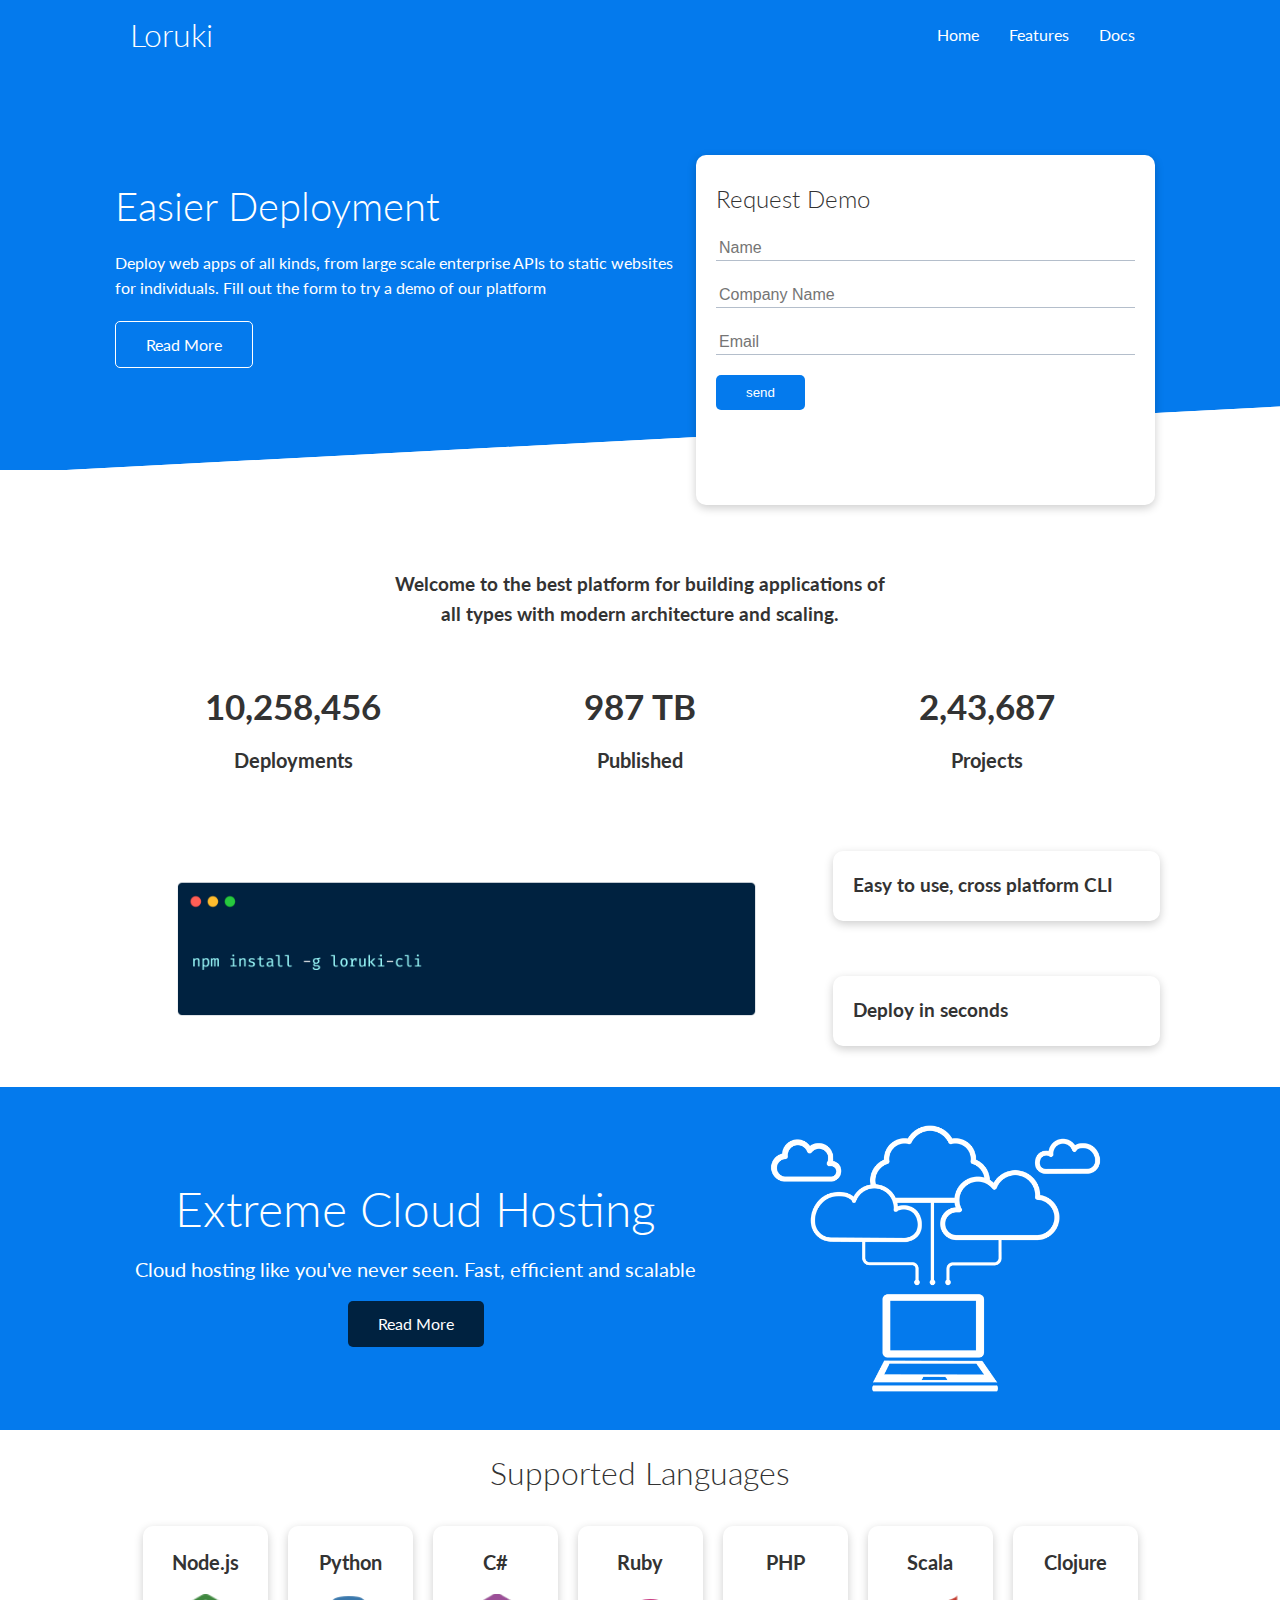
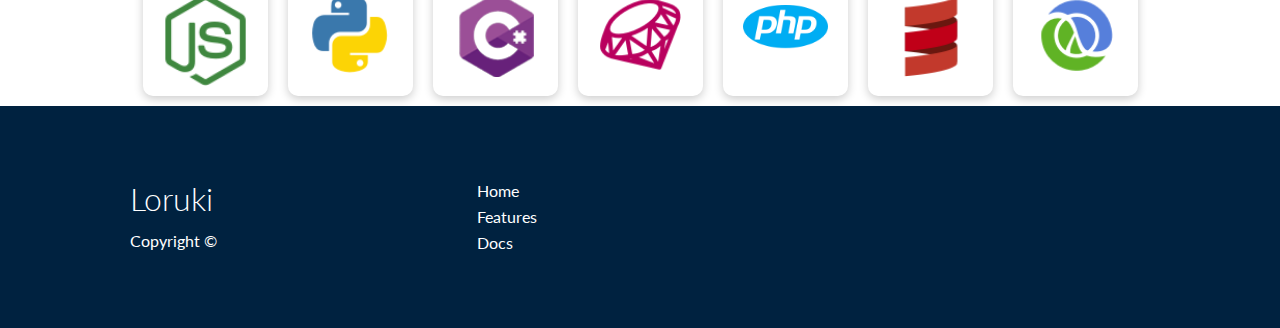
<file: index.html>
<!DOCTYPE html>
<html lang="en">
<head>
	<meta charset="utf-8">
	<meta name="viewport" content="width=device-width, initial-scale=1.0">
	<link rel="stylesheet" href="https://cdnjs.cloudflare.com/ajax/libs/font-awesome/5.15.1/css/all.min.css" integrity="sha512-+4zCK9k+qNFUR5X+cKL9EIR+ZOhtIloNl9GIKS57V1MyNsYpYcUrUeQc9vNfzsWfV28IaLL3i96P9sdNyeRssA==" crossorigin="anonymous" />
	<link rel="stylesheet" type="text/css" href="css/style.css">
	<link rel="stylesheet" type="text/css" href="css/utilities.css">
	<title>Loruki | Cloud Hosting For Everyone</title>
</head>
<body>
	<!-- Navbar -->
	<div class="navbar">
		<div class="container flex">
			<h1 class="logo">Loruki</h1>
			<nav>
				<ul>
					<li><a href="index.html">Home</a></li>
					<li><a href="features.html">Features</a></li>
					<li><a href="docs.html">Docs</a></li>
				</ul>
			</nav>
		</div>
	</div>

	<!-- showcase -->
	<section class="showcase">
		<div class="container grid">
			<div class="showcase-text">
				<h1>Easier Deployment</h1>
				<p>Deploy web apps of all kinds, from large scale enterprise APIs to static websites for individuals. Fill out the form to try a demo of our platform</p>
				<a href="features.html" class="btn btn-outline">Read More</a>
			</div>
			<div class="showcase-form card">
				<h2>Request Demo</h2>
				<form name="contact" method="POST" data-netlify="true">
					<input type="hidden" name="form-name" value="contact">
					<div class="form-control">
						<input type="text" name="name" placeholder="Name" required>
					</div>
					<div class="form-control">
						<input type="text" name="company" placeholder="Company Name" required>
					</div>
					<div class="form-control">
						<input type="email" name="email" placeholder="Email" required>
					</div>
					<input type="submit" value="send" name="" class="btn btn-primary">
				</form>
				
			</div>
		</div>
	</section>

	<!-- stats -->
	<section class="stats">
		<div class="container">
			<h3 class="stats-heading text-center my-1">
				Welcome to the best platform for building applications of all types with modern architecture and scaling.
			</h3>
			<div class="grid grid-3 text-center my-4">
				<div>
					<i class="fas fa-server fa-3x"></i>
					<h3>10,258,456</h3>
					<p class="text-secondary">
						Deployments
					</p>
				</div>
				<div>
					<i class="fas fa-upload fa-3x"></i>
					<h3>987 TB</h3>
					<p class="text-secondary">
						Published
					</p>
				</div>
				<div>
					<i class="fas fa-project-diagram fa-3x"></i>
					<h3>2,43,687</h3>
					<p class="text-secondary">
						Projects
					</p>
				</div>	
			</div>
		</div>
	</section>

	<!-- Cli section -->
	<section class="cli">
		<div class="container grid">
			<img src="images/cli.png" alt="">
			<div class="card">
				<h3>Easy to use, cross platform CLI</h3>
			</div>
			<div class="card">
				<h3>Deploy in seconds</h3>
			</div>
		</div>		
	</section>
	<!-- Cloud -->
	<section class="cloud bg-primary my-2 py-2">
		<div class="container grid">
			<div class="text-center">
				<h2 class="lg">Extreme Cloud Hosting</h2>
				<p class="lead my-1">Cloud hosting like you've never seen. Fast, efficient and scalable</p>
				<a href="features.html" class="btn btn-dark">Read More</a>
			</div>
			<img src="images/cloud.png" alt="">
		</div>
	</section>

	<!-- Languages -->
	<section class="languages">
		<h2 class="md text-center my-2">
			Supported Languages
		</h2>
		<div class="container flex">
			<div class="card">
				<h4>Node.js</h4>
				<img src="images/logos/node.png">
			</div>
			<div class="card">
				<h4>Python</h4>
				<img src="images/logos/python.png">
			</div>
			<div class="card">
				<h4>C#</h4>
				<img src="images/logos/csharp.png">
			</div>
			<div class="card">
				<h4>Ruby</h4>
				<img src="images/logos/ruby.png">
			</div>
			<div class="card">
				<h4>PHP</h4>
				<img src="images/logos/php.png">
			</div>
			<div class="card">
				<h4>Scala</h4>
				<img src="images/logos/scala.png">
			</div>
			<div class="card">
				<h4>Clojure</h4>
				<img src="images/logos/clojure.png">
			</div>
		</div>
	</section>

	<!-- Footer -->
	<footer class="footer bg-dark py-5">
		<div class="container grid grid-3">
			<div>
				<h1>
					Loruki
				</h1>
				<p>Copyright &copy;</p>
			</div>
			<nav>
				<ul>
					<li><a href="index.html">Home</a></li>
					<li><a href="features.html">Features</a></li>
					<li><a href="docs.html">Docs</a></li>
				</ul>
			</nav>
			<div class="social">
				<a href="#"><i class="fab fa-github fa-2x"></i></a>
				<a href="#"><i class="fab fa-twitter fa-2x"></i></a>
				<a href="#"><i class="fab fa-facebook fa-2x"></i></a>
				<a href="#"><i class="fab fa-instagram fa-2x"></i></a>
			</div>
		</div>
	</footer>
</body>
</html>
</file>
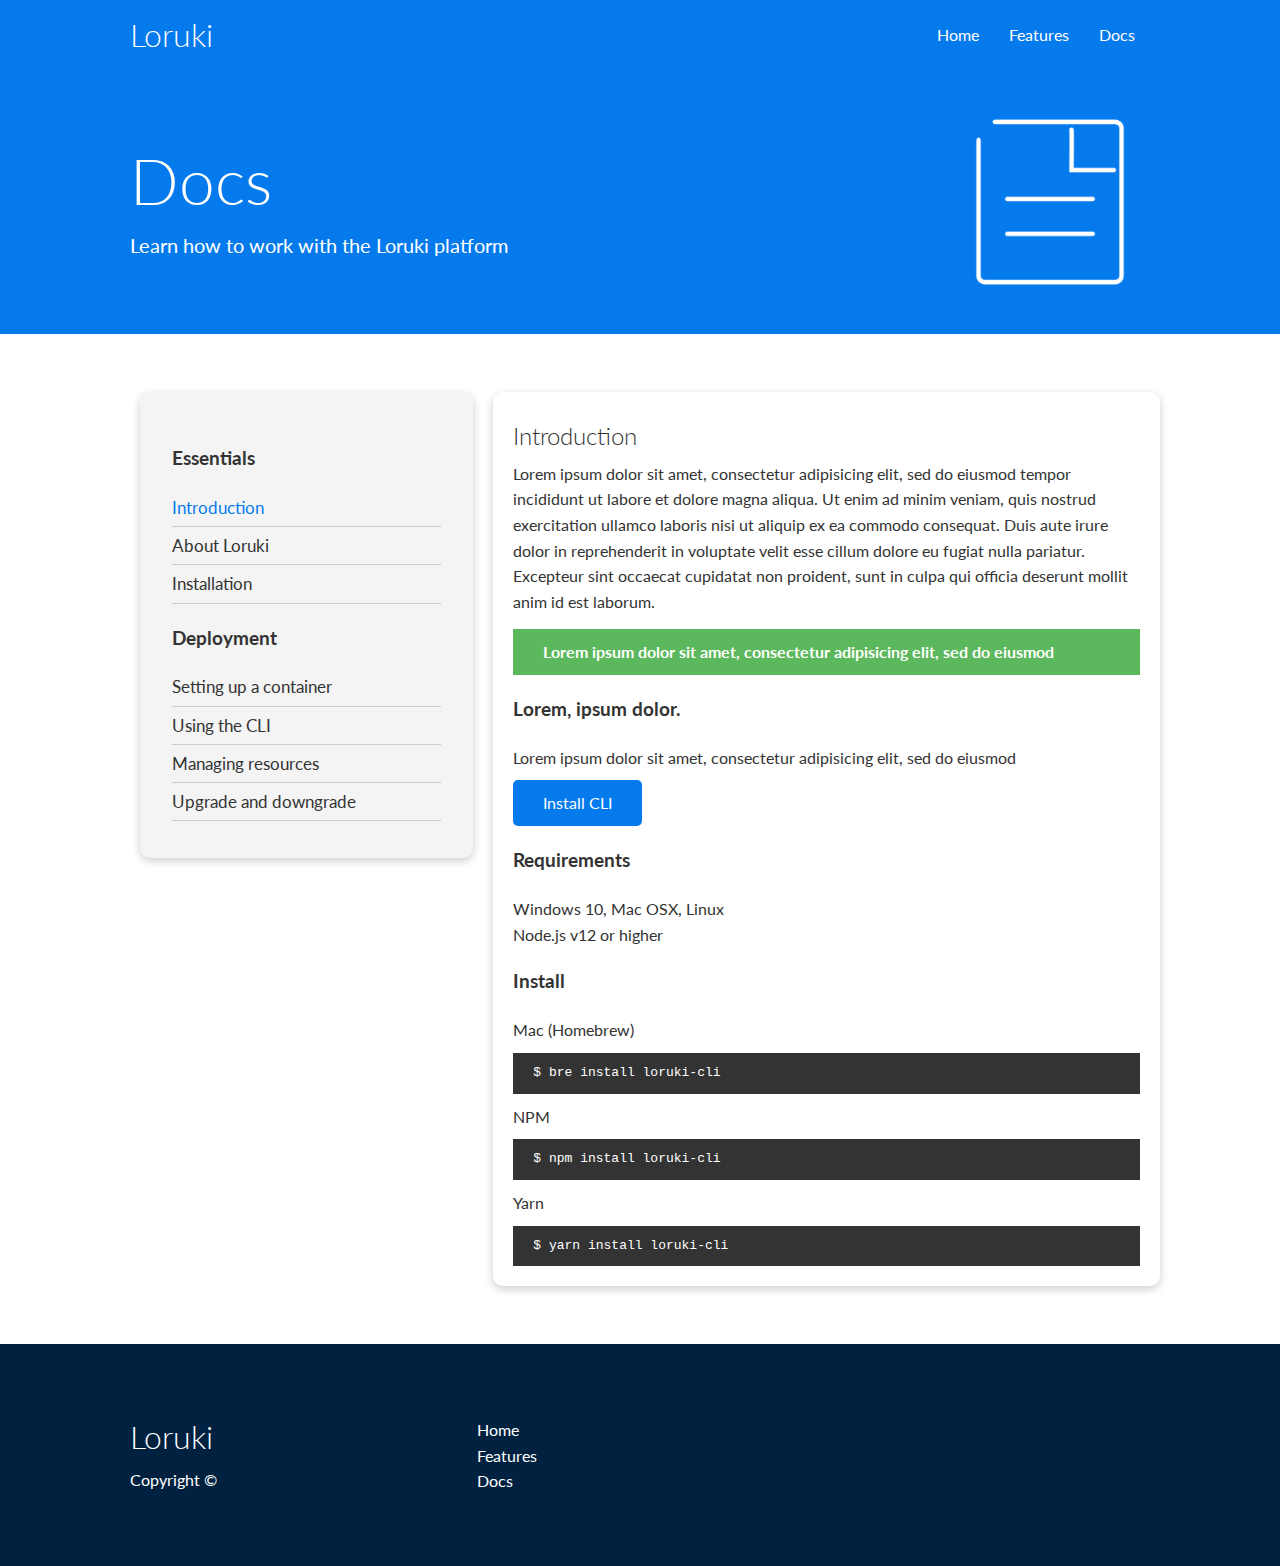
<file: docs.html>
<!DOCTYPE html>
<html lang="en">
<head>
	<meta charset="utf-8">
	<meta name="viewport" content="width=device-width, initial-scale=1.0">
	<link rel="stylesheet" href="https://cdnjs.cloudflare.com/ajax/libs/font-awesome/5.15.1/css/all.min.css" integrity="sha512-+4zCK9k+qNFUR5X+cKL9EIR+ZOhtIloNl9GIKS57V1MyNsYpYcUrUeQc9vNfzsWfV28IaLL3i96P9sdNyeRssA==" crossorigin="anonymous" />
	<link rel="stylesheet" type="text/css" href="css/style.css">
	<link rel="stylesheet" type="text/css" href="css/utilities.css">
	<title>Loruki | Cloud Hosting For Everyone</title>
</head>
<body>
	<!-- Navbar -->
	<div class="navbar">
		<div class="container flex">
			<h1 class="logo">Loruki</h1>
			<nav>
				<ul>
					<li><a href="index.html">Home</a></li>
					<li><a href="features.html">Features</a></li>
					<li><a href="docs.html">Docs</a></li>
				</ul>
			</nav>
		</div>
	</div>

	<!-- Head -->
	<section class="docs-head bg-primary py-3">
		<div class="container grid">
			<div>
				<h1 class="xl">
					Docs
				</h1>
				<p class="lead">
					Learn how to work with the Loruki platform
				</p>
			</div>
			<img src="images/docs.png">
		</div>
	</section>

	<!-- DOcs main -->
	<section class="docs-main my-4">
		<div class="container grid">
			<div class="card bg-light p-3">
				<h3 class="my-2">Essentials</h3>	
				<nav>
					<ul>
						<li><a class="text-primary" href="#">Introduction</a></li>
						<li><a href="#">About Loruki</a></li>
						<li><a href="#">Installation</a></li>
					</ul>
				</nav>	
				<h3 class="my-2">Deployment</h3>	
				<nav>
					<ul>
						<li><a href="#">Setting up a container</a></li>
						<li><a href="#">Using the CLI</a></li>
						<li><a href="#">Managing resources</a></li>
						<li><a href="#">Upgrade and downgrade</a></li>
					</ul>
				</nav>						
			</div>

			<div class="card">
				<h2>Introduction</h2>
				<p>Lorem ipsum dolor sit amet, consectetur adipisicing elit, sed do eiusmod
				tempor incididunt ut labore et dolore magna aliqua. Ut enim ad minim veniam,
				quis nostrud exercitation ullamco laboris nisi ut aliquip ex ea commodo
				consequat. Duis aute irure dolor in reprehenderit in voluptate velit esse
				cillum dolore eu fugiat nulla pariatur. Excepteur sint occaecat cupidatat non
				proident, sunt in culpa qui officia deserunt mollit anim id est laborum.</p>
				<div class="alert alert-success">
					<i class="fas fa-info"></i>Lorem ipsum dolor sit amet, consectetur adipisicing elit, sed do eiusmod
				</div>
				<h3>Lorem, ipsum dolor.</h3>
				<p>Lorem ipsum dolor sit amet, consectetur adipisicing elit, sed do eiusmod</p>
				<a href="#" class="btn btn-primary">Install CLI</a>
				<h3>Requirements</h3>
				<ul>
					<li>Windows 10, Mac OSX, Linux</li>
					<li>Node.js v12 or higher</li>
				</ul>
				<h3>Install</h3>
				<p>Mac (Homebrew)</p>
				<pre><code>$ bre install loruki-cli</code></pre>
				<p>NPM</p>
				<pre><code>$ npm install loruki-cli</code></pre>
				<p>Yarn</p>
				<pre><code>$ yarn install loruki-cli</code></pre>
			</div>
		</div>
		
	</section>

	<!-- Footer -->
	<footer class="footer bg-dark py-5">
		<div class="container grid grid-3">
			<div>
				<h1>
					Loruki
				</h1>
				<p>Copyright &copy;</p>
			</div>
			<nav>
				<ul>
					<li><a href="index.html">Home</a></li>
					<li><a href="features.html">Features</a></li>
					<li><a href="docs.html">Docs</a></li>
				</ul>
			</nav>
			<div class="social">
				<a href="#"><i class="fab fa-github fa-2x"></i></a>
				<a href="#"><i class="fab fa-twitter fa-2x"></i></a>
				<a href="#"><i class="fab fa-facebook fa-2x"></i></a>
				<a href="#"><i class="fab fa-instagram fa-2x"></i></a>
			</div>

			
		</div>
	</footer>
</body>
</html>
</file>
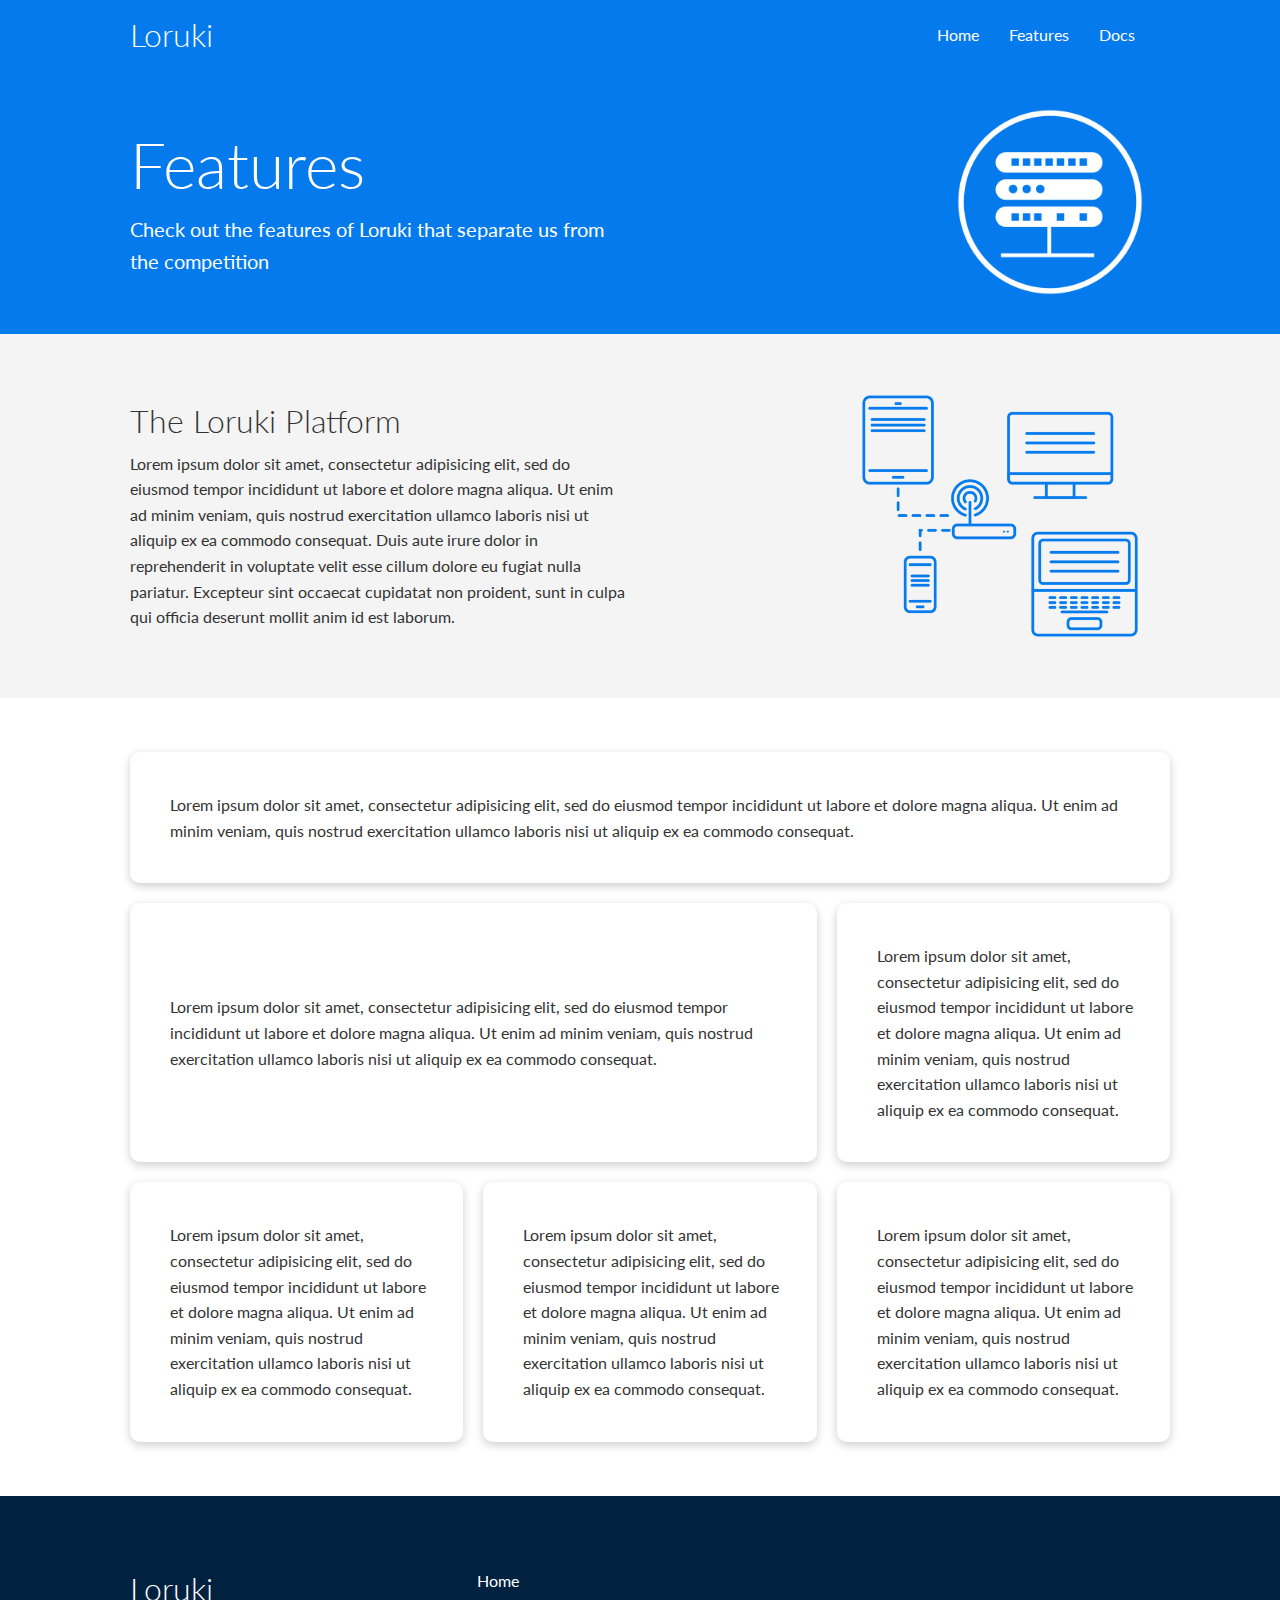
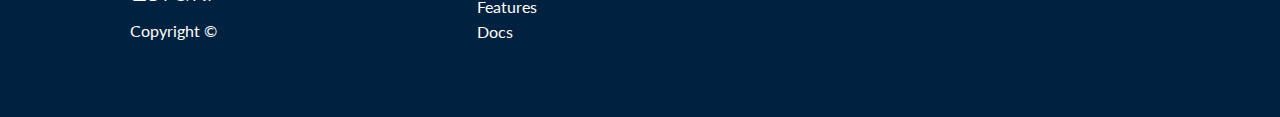
<file: features.html>
<!DOCTYPE html>
<html lang="en">
<head>
	<meta charset="utf-8">
	<meta name="viewport" content="width=device-width, initial-scale=1.0">
	<link rel="stylesheet" href="https://cdnjs.cloudflare.com/ajax/libs/font-awesome/5.15.1/css/all.min.css" integrity="sha512-+4zCK9k+qNFUR5X+cKL9EIR+ZOhtIloNl9GIKS57V1MyNsYpYcUrUeQc9vNfzsWfV28IaLL3i96P9sdNyeRssA==" crossorigin="anonymous" />
	<link rel="stylesheet" type="text/css" href="css/style.css">
	<link rel="stylesheet" type="text/css" href="css/utilities.css">
	<title>Loruki | Cloud Hosting For Everyone</title>
</head>
<body>
	<!-- Navbar -->
	<div class="navbar">
		<div class="container flex">
			<h1 class="logo">Loruki</h1>
			<nav>
				<ul>
					<li><a href="index.html">Home</a></li>
					<li><a href="features.html">Features</a></li>
					<li><a href="docs.html">Docs</a></li>
				</ul>
			</nav>
		</div>
	</div>

	<!-- Head -->
	<section class="features-head bg-primary py-3">
		<div class="container grid">
			<div>
				<h1 class="xl">
					Features
				</h1>
				<p class="lead">
					Check out the features of Loruki that separate us from the competition
				</p>
			</div>
			<img src="images/server.png">
		</div>
	</section>

	<!-- SUb head -->
	<section class="features-sub-head bg-light py-3">
		<div class="container grid">
			<div>
				<h1 class="md">
					The Loruki Platform
				</h1>
				<p>
					Lorem ipsum dolor sit amet, consectetur adipisicing elit, sed do eiusmod
					tempor incididunt ut labore et dolore magna aliqua. Ut enim ad minim veniam,
					quis nostrud exercitation ullamco laboris nisi ut aliquip ex ea commodo
					consequat. Duis aute irure dolor in reprehenderit in voluptate velit esse
					cillum dolore eu fugiat nulla pariatur. Excepteur sint occaecat cupidatat non
					proident, sunt in culpa qui officia deserunt mollit anim id est laborum.					

				</p>
			</div>
			<img src="images/server2.png">
		</div>
	</section>

	<!-- Features main -->
	<section class="features-main my-2">
		<div class="container grid grid-3">
			<div class="card flex">
				<i class="fas fa-server fa-3x">
				</i>
				<p>
					Lorem ipsum dolor sit amet, consectetur adipisicing elit, sed do eiusmod
					tempor incididunt ut labore et dolore magna aliqua. Ut enim ad minim veniam,
					quis nostrud exercitation ullamco laboris nisi ut aliquip ex ea commodo
					consequat.
				</p>
			</div>

			<div class="card flex">
				<i class="fas fa-network-wired fa-3x">
				</i>
				<p>
					Lorem ipsum dolor sit amet, consectetur adipisicing elit, sed do eiusmod
					tempor incididunt ut labore et dolore magna aliqua. Ut enim ad minim veniam,
					quis nostrud exercitation ullamco laboris nisi ut aliquip ex ea commodo
					consequat.
				</p>
			</div>


			<div class="card flex">
				<i class="fas fa-laptop-code fa-3x">
				</i>
				<p>
					Lorem ipsum dolor sit amet, consectetur adipisicing elit, sed do eiusmod
					tempor incididunt ut labore et dolore magna aliqua. Ut enim ad minim veniam,
					quis nostrud exercitation ullamco laboris nisi ut aliquip ex ea commodo
					consequat.
				</p>
			</div>

			<div class="card flex">
				<i class="fas fa-database fa-3x">
				</i>
				<p>
					Lorem ipsum dolor sit amet, consectetur adipisicing elit, sed do eiusmod
					tempor incididunt ut labore et dolore magna aliqua. Ut enim ad minim veniam,
					quis nostrud exercitation ullamco laboris nisi ut aliquip ex ea commodo
					consequat.
				</p>
			</div>

			<div class="card flex">
				<i class="fas fa-power-off fa-3x">
				</i>
				<p>
					Lorem ipsum dolor sit amet, consectetur adipisicing elit, sed do eiusmod
					tempor incididunt ut labore et dolore magna aliqua. Ut enim ad minim veniam,
					quis nostrud exercitation ullamco laboris nisi ut aliquip ex ea commodo
					consequat.
				</p>
			</div>

			<div class="card flex">
				<i class="fas fa-upload fa-3x">
				</i>
				<p>
					Lorem ipsum dolor sit amet, consectetur adipisicing elit, sed do eiusmod
					tempor incididunt ut labore et dolore magna aliqua. Ut enim ad minim veniam,
					quis nostrud exercitation ullamco laboris nisi ut aliquip ex ea commodo
					consequat.
				</p>
			</div>
			
		</div>
		
	</section>

	<!-- Footer -->
	<footer class="footer bg-dark py-5">
		<div class="container grid grid-3">
			<div>
				<h1>
					Loruki
				</h1>
				<p>Copyright &copy;</p>
			</div>
			<nav>
				<ul>
					<li><a href="index.html">Home</a></li>
					<li><a href="features.html">Features</a></li>
					<li><a href="docs.html">Docs</a></li>
				</ul>
			</nav>
			<div class="social">
				<a href="#"><i class="fab fa-github fa-2x"></i></a>
				<a href="#"><i class="fab fa-twitter fa-2x"></i></a>
				<a href="#"><i class="fab fa-facebook fa-2x"></i></a>
				<a href="#"><i class="fab fa-instagram fa-2x"></i></a>
			</div>
		</div>
	</footer>
</body>
</html>
</file>
<file: css/style.css>
@import url('https://fonts.googleapis.com/css2?family=Lato:wght@300&display=swap');

:root{
	--primary-color : #047aed;
	--color-white: #fff;
	--secondary-color: #1c3fa8;
	--dark-color: #002240;
	--light-color: #f4f4f4;
	--success-color: #5cb85c;
	--error-color: #d9534f;
}



/* resetting */
* {
	box-sizing: border-box;
	padding: 0;
	margin: 0;
}
/* base styles */
body {
	font-family: 'Lato', sans-serif;
	color: #333;
	line-height: 1.6;
}

ul {
	list-style-type: none;
}

a {
	text-decoration: none;
	color: #333;
}

h1, h2 {
	font-weight: 300;
	line-height: 1.2;
	margin: 10px 0;
}

p {
	margin: 10px 0;
}

img {
	width: 100%;
}

code, pre {
	background: #333;
	color: #fff;
	padding: 10px;
}
.hidden {
	visibility: hidden;
	height: 0;
}
/* Navbar styline */ 
.navbar {
	background-color: var(--primary-color);
	color: white;
	height: 70px;
}

.navbar ul {
	display: flex;

}
.navbar a {
	color: #fff;
	padding: 10px;
	margin: 0 5px;
}
.navbar a:hover {
	border-bottom: 2px solid #fff;
}
.navbar .flex {
	justify-content: space-between;
}
/* showcase */
.showcase {
	height: 400px;
	background-color: var(--primary-color);
	color: var(--color-white);
	position: relative;
}
.showcase h1 {
	font-size: 40px;
}

.showcase p {
	margin: 20px 0;
}

.showcase .grid {
	grid-template-columns: 55% 45%;
	gap: 30px;
	overflow: visible;
}
.showcase-form {
	position: relative;
	top: 60px;
	justify-self: flex-end;
	height: 350px;
	width: 400px;
	z-index: 100;
	padding: 40px;
	animation: slideInFromRight 1s ease-in;
}
.showcase-text {
	animation: slideInFromLeft 1s ease-in;
}
.showcase-form .form-control {
	margin: 20px 0;
}
.showcase-form input[type="text"],
.showcase-form input[type="email"] {
  border: 0;
  border-bottom: 1px solid #b4becb;
  width: 100%;
  padding: 3px;
  font-size: 16px;
}
.showcase .card:hover {
	transform: scale(1.01);
	
}

.showcase-form input:focus {
	outline: none;

}
.showcase::before, 
.showcase::after {
	content: "";
	position: absolute;
	height: 100px;
	bottom: -70px;
	right: 0;
	left: 0;
	background-color: #fff;
	transform: skewY(-3deg);
	/* prefix version for diff browser */
	-webkit-transform: skewY(-3deg);
	-moz-transform: skewY(-3deg);
	-ms-transform: skewY(-3deg);

}

/* stats */
.stats 
{
	padding-top: 100px;
	animation: slideInFromBottom 1s ease-in;
}

.container .stats-heading {
	max-width: 500px;
	margin: auto;
}
.stats .grid h3 {
	font-size: 35px;
}
.stats .grid p {
	font-size: 20px;
	font-weight: bold;
}

/* CLI */
.cli .grid {
	grid-template-columns: repeat(3, 1fr);
	grid-template-rows: repeat(2, 1fr);
}
/* take a first child */
.cli .grid > *:first-child {
	grid-column: 1 / span 2;
	grid-row: 1 / span 2;
}

/* cloud */

.cloud .grid {
	grid-template-columns: 4fr 3fr;
}

/* Languages */
.languages .flex {
	flex-wrap: wrap;
}

.languages .card {
	text-align: center;
	height: 170px;
	width: 125px;
}
.languages .card h4 {
	font-size: 20px;
	margin-bottom: 1rem;
}
.languages .card:hover {
	transform: translateY(-10px);

}
/* Features */
.features-head img {
	width: 200px;
	justify-self: flex-end;
}
.features-sub-head img {
	width: 300px;
	justify-self: flex-end;
}

.features-main .card > i {
	margin-right: 20px;
}

.features-main .grid {
	padding: 30px;
}
.features-main .grid > *:first-child {
	grid-column: 1 / span 3;
}
.features-main .grid > *:nth-child(2) {
	grid-column: 1 / span 2;
}
/* Docs */
.docs-main h3 {
	margin: 20px 0;
}
.docs-main .grid {
	grid-template-columns: 1fr 2fr;
	align-items: flex-start;
}
.docs-main nav li {
	font-size: 17px;
	padding-bottom: 5px;
	margin-bottom: 5px;
	border-bottom: 1px solid #ccc;
}

.docs-main a:hover {
	font-weight: bold;
}

.docs-head img {
	width: 200px;
	justify-self: flex-end;
}

/* Footer */
.social a {
	margin: 0 10px;
}
/*  Animations  */
@keyframes slideInFromLeft {
	0% {
		transform: translateX(-100%);
	}
	100% {
		transform: translateX(0);
	}
}
@keyframes slideInFromRight {
	0% {
		transform: translateX(100%);
	}
	100% {
		transform: translateX(0);
	}
}
@keyframes slideInFromTop {
	0% {
		transform: translateY(-100%);
	}
	100% {
		transform: translateY(0);
	}
}
@keyframes slideInFromBottom {
	0% {
		transform: translateY(100%);
	}
	100% {
		transform: translateX(0);
	}
}

/* media queries */
/* tablets and under */
@media(max-width: 768px) {
	.grid,
	.showcase .grid,
	.stats .grid,
	.cli .grid,
	.cloud .grid,
	.footer .grid,
	.features-head .grid,
	.features-main .grid,
	.features-sub-head .grid,
	.docs-main .grid {
		grid-template-columns: 1fr;
		grid-template-rows: 1fr;
	}
	.showcase {
		height: auto;
		margin: 0, auto;
	}
	.showcase-text {
		text-align: center;
		margin-top: 40px;
		animation: slideInFromTop 1s ease-in;
	}
	.showcase-form {
		justify-self: center;
		margin: auto;
		animation: slideInFromBottom 1s ease-in;
	}
	.cli .grid > *:first-child {
		grid-column: 1;
		grid-row: 1;
	}
	.cli .card {
		justify-self: center;
		margin: auto;
	}
	.features-head,
	.features-sub-head,
	.docs-head {
		text-align: center;
	}

	.features-head img,
	.features-sub-head img,
	.docs-head img{
		justify-self: center;
	}
	.features-main .grid >*:first-child,
	.features-main .grid >*:nth-child(2) {
		grid-column: 1;	
		justify-self: center;
	}

}
/* mobile */
@media(max-width: 500px) {
	.navbar {
		height: 110px;
	}
	.navbar .flex {
		flex-direction: column;
	}
	.navbar ul {
		padding: 10px;
		background-color: rgba(0, 0, 0, 0.1);
	}
	.grid {
		grid-template-columns: auto;
	}
}
</file>
<file: css/utilities.css>
/* utilities */
.container {
	max-width: 1100px;
	margin: 0 auto;			
	overflow: auto;
	padding: 0 40px;
	
}

.card {
	width: 100%;
	background-color: var(--color-white);
	color: #333;
	padding: 20px;
	margin: 10px;
	border-radius: 10px;
	box-shadow: 0 3px 10px rgba(0, 0, 0, 0.2);
}
.btn {
	display: inline-block;
	padding: 10px 30px;
	cursor: pointer;
	background-color: var(--primary-color);
	color: #fff;
	border: none;
	border-radius: 5px;
}
.btn-outline {
	background-color: transparent;
	border: 1px solid #fff;
}
.btn:hover {
	transform: scale(0.98);
}
/* background and color buttons */
.bg-primary,
.btn-primary {
	background-color: var(--primary-color);
	color: #fff;
}

.bg-secondary,
.btn-secondary {
	background-color: var(--secondary-colordark);
	color: #fff;
}

.bg-dark,
.btn-dark {
	background-color: var(--dark-color);
	color: #fff;
}

.bg-light,
.btn-light {
	background-color: var(--light-color);
	color: #333;
}

.bg-primary a,
.btn-primary a,
.bg-secondary a,
.btn-secondary a,
.bg-dark a,
.btn-dark a {
	color: #fff;
}
/* Text sizes  */
.lead {
	font-size: 20px;
}
.sm {
	font-size: 1rem;
}
.md {
	font-size: 2rem;
}
.lg {
	font-size: 3rem;
}
.xl {
	font-size: 4rem;
}

.card:hover {
	transition: 0.2s;
	box-shadow: 0 3px 10px rgba(0, 0, 0, 0.4);
}

.text-center {
	text-align: center;
}


.flex {
	display: flex;
	justify-content: center;
	align-items: center;
	height: 100%;
	
}

.grid {
	display: grid;
	grid-template-columns: repeat(2, 1fr);
	gap: 20px;
	justify-content: center;
	align-items: center;
	height: 100%
}
.grid-3 {
	grid-template-columns: repeat(3, 1fr);
}
/* Text colors*/
.text-primary {
	color: var(--primary-color);
}

.text-secondary {
	color: var(--secondary-colordark);
}

.text-dark {
	color: var(--dark-color);
}

.text-light {
	color: var(--light-color);
}
/* alert */
.alert {
	background-color: var(--light-color);
	padding: 10px 20px;
	font-weight: bold;
	margin: 15px 0;
}
.alert i {
	margin-right: 10px;
}
.alert-success {
	background-color: var(--success-color);
	color: #fff;
}
.alert-error {
	background-color: var(--error-color);
	color: #fff;
}


/* margin */
.my-1 {
	margin: 1rem 0;
}
.my-2 {
	margin: 1.5rem 0;
}
.my-3 {
	margin: 2rem 0;
}
.my-4 {
	margin: 3rem 0;
}
.my-5 {
	margin: 4rem 0;
}
.m-1 {
	margin: 1rem;
}
.m-2 {
	margin: 1.5rem;
}
.m-3 {
	margin: 2rem;
}
.m-4 {
	margin: 3rem;
}
.m-5 {
	margin: 4rem;
}


/* padding */
.py-1 {
	padding: 1rem 0;
}
.py-2 {
	padding: 1.5rem 0;
}
.py-3 {
	padding: 2rem 0;
}
.py-4 {
	padding: 3rem 0;
}
.py-5 {
	padding: 4rem 0;
}

.p-1 {
	padding: 1rem;
}
.p-2 {
	padding: 1.5rem;
}
.p-3 {
	padding: 2rem;
}
.p-4 {
	padding: 3rem;
}
.p-5 {
	padding: 4rem;
}
</file>
